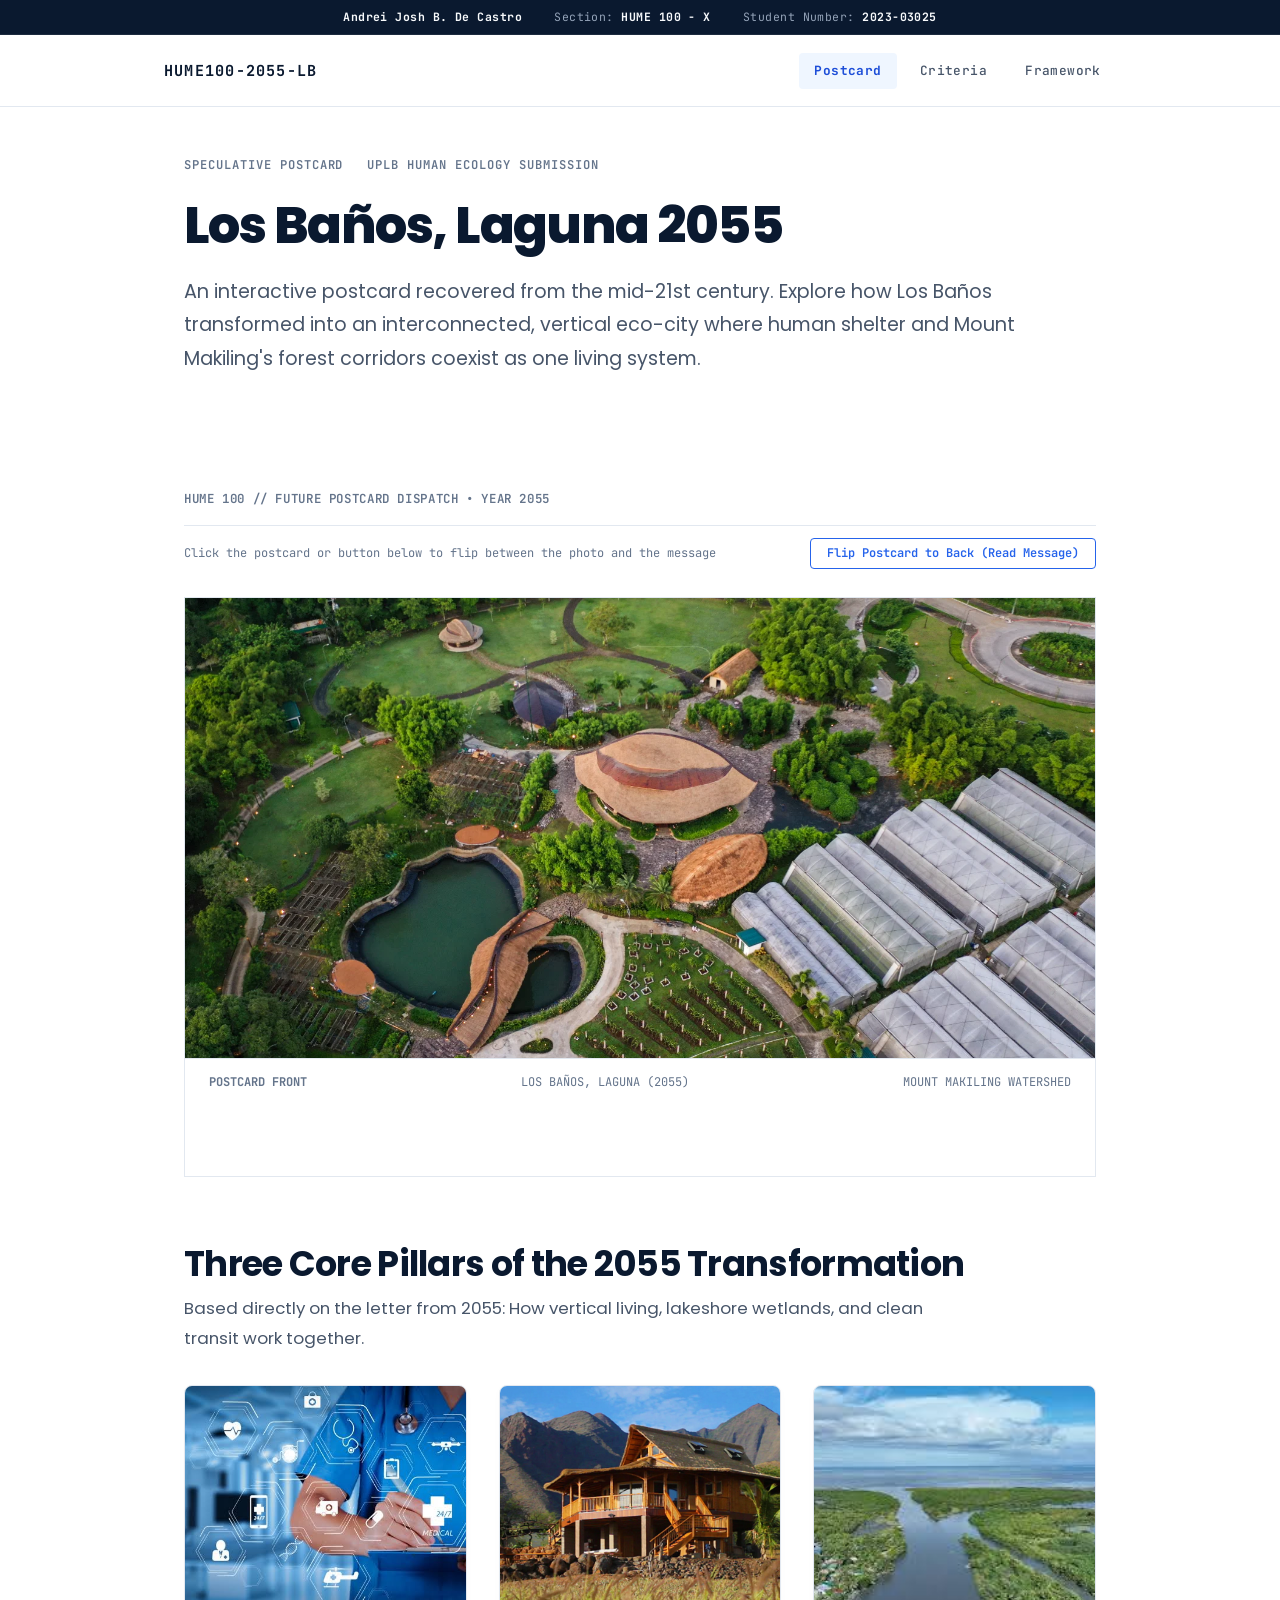
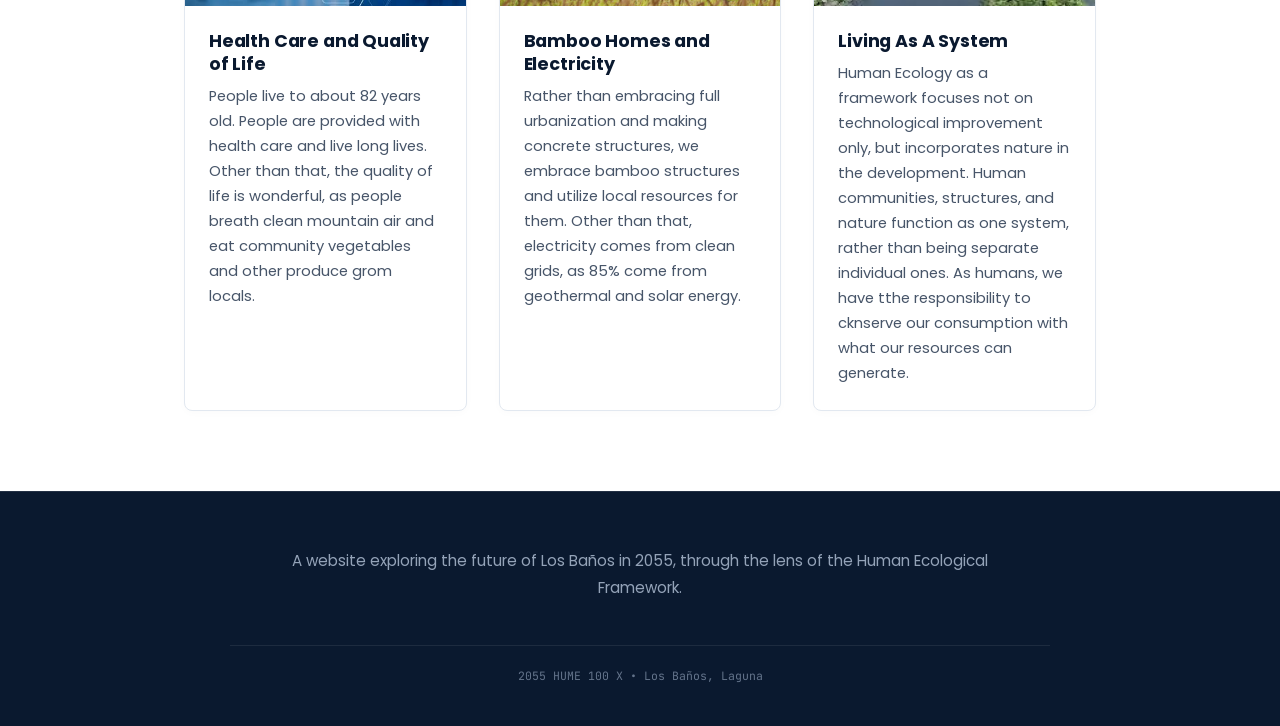
<file: index.html>
<!DOCTYPE html>
<html lang="en">

<head>
    <meta charset="UTF-8">
    <meta name="viewport" content="width=device-width, initial-scale=1.0">
    <title>Postcard from 2055 | HUME 100</title>
    <meta name="description"
        content="An academic speculative digital artifact exploring the 2055 biophilic transformation of Los Baños, Laguna through the lens of Human Ecology.">
    <link rel="preconnect" href="https://fonts.googleapis.com">
    <link rel="preconnect" href="https://fonts.gstatic.com" crossorigin>
    <link
        href="https://fonts.googleapis.com/css2?family=Poppins:wght@300;400;500;600;700;800&family=JetBrains+Mono:wght@400;600;700&display=swap"
        rel="stylesheet">
    <link rel="stylesheet" href="css/main.css">
</head>

<body>
    <!-- Student Information Top Bar -->
    <div class="telemetry-ticker">
        <div class="ticker-item">
            <span><strong>Andrei Josh B. De Castro</strong></span>
        </div>
        <div class="ticker-item">
            <span>Section: <strong>HUME 100 - X</strong></span>
        </div>
        <div class="ticker-item">
            <span>Student Number: <strong>2023-03025</strong></span>
        </div>
    </div>

    <!-- Universal Header -->
    <header class="main-header">
        <div class="header-container">
            <a href="index.html" class="header-brand">HUME100-2055-LB</a>

            <nav class="main-nav">
                <a href="index.html" class="nav-link active">Postcard</a>
                <a href="criteria.html" class="nav-link">Criteria</a>
                <a href="framework.html" class="nav-link">Framework</a>
            </nav>
        </div>
    </header>

    <main class="main-content">
        <!-- Hero Section -->
        <section class="hero-section">
            <div class="hero-meta-row">
                <span class="badge">Speculative Postcard</span>
                <span class="badge">UPLB Human Ecology Submission</span>
            </div>

            <h1 class="hero-title">
                Los Baños, Laguna 2055
            </h1>

            <p class="hero-subtitle">
                An interactive postcard recovered from the mid-21st century. Explore how Los Baños transformed into an
                interconnected, vertical eco-city where human shelter and Mount Makiling's forest corridors coexist as
                one living system.
            </p>
        </section>

        <!-- 3D Interactive Postcard Console -->
        <section class="postcard-console-wrapper">
            <div class="console-header-bar">
                <div class="console-left">
                    <span>HUME 100 // FUTURE POSTCARD DISPATCH • YEAR 2055</span>
                </div>
            </div>

            <div class="console-controls-bar">
                <span class="card-instruction-text">Click the postcard or button below to flip between the photo and the
                    message</span>
                <button id="flip-btn" class="action-flip-btn">Flip Postcard to Back (Read Message)</button>
            </div>

            <div class="postcard-stage">
                <div class="card-3d-wrapper" id="postcard-card">
                    <div class="card-inner">
                        <!-- Card Front -->
                        <div class="card-front">
                            <div class="postcard-hero-image-wrapper">
                                <img src="images/Postcard_Front.webp"
                                    alt="Postcard Front: Futuristic Los Baños, Laguna in 2055" loading="eager">
                                <div class="image-overlay-hud">
                                </div>
                            </div>
                            <div class="card-front-bar">
                                <span><strong>POSTCARD FRONT</strong></span>
                                <span>LOS BAÑOS, LAGUNA (2055)</span>
                                <span>MOUNT MAKILING WATERSHED</span>
                            </div>
                        </div>

                        <!-- Card Back -->
                        <div class="card-back">
                            <div class="card-back-header">
                                <span class="msg-tag">POSTCARD FROM 2055 // FIELD DISPATCH</span>
                                <span>SEPTEMBER 11, 2055</span>
                            </div>

                            <div class="card-back-grid">
                                <div class="message-pane">
                                    <h3 class="msg-salutation">Dear People of 2025,</h3>
                                    <div class="msg-body">
                                        <p class="message-paragraph">
                                            Hi. You can call me AJ. I am from the future, specifically 30 years from your
                                            current time. This letter’s purpose is to tell you what happened in Los
                                            Baños in the 3 decades from your time to now.
                                        </p>
                                        <p class="message-paragraph">
                                            <strong>Area Development:</strong> By the year 2055, this place became
                                            unrecognizable, as Los Baños has transformed into a highly eco-friendly,
                                            futuristic, and biophilic town, where it has integrates many of the
                                            technological advancements the world had throughout the years, while also
                                            remaining true to its roots and embracing nature, as residential communites,
                                            bodies of water, and the glorious Mount Makiling are now living together as
                                            one interconnected system.
                                        </p>
                                        <p class="message-paragraph">
                                            <strong>Quality of life:</strong> Life in this town is more than great. Other
                                            than it having one of the highest life expectancies in the country (82 years
                                            old), living life at the city is wonderful. Through integrating nature with
                                            the technological advancements, we now see a current with the convenience of
                                            technology while also enjoying breathing clean mountain air, walking along
                                            shaded tree corridors, and eating fresh vegetables from community gardeners.
                                        </p>
                                        <p class="message-paragraph">
                                            <strong>State of natural and engineered environment :</strong> The state of
                                            both natural and engineered environment is also one of the most highly
                                            praised in the country. Steering away from traditional urbanization,
                                            structures were built using sturdy local bamboo and low-carbon materials
                                            cooled naturally by mountain breezes. Along with that, 85% of the
                                            municipality’s electricity are from solar grids, which fully represents the
                                            current development of Los Baños. Embracing technology while combining it
                                            with nature.
                                        </p>
                                        <p class="message-paragraph">
                                            <strong>Human Ecology as a Framework:</strong> How has Human Ecology helped in
                                            all of this? The concept of interconnection between technology and nature is
                                            fundamentally follows a Human Ecological approach. Technology, built from
                                            social systems, alone cannot save the town from climate disasters. Nature
                                            alone will not cause development without proper utilization. Nature, a
                                            fundamental concept from the ecosystem, and Technology, which was born from
                                            the efforts of the social systems, must work together and exchange energy,
                                            material, and information to both save the world from climate destruction and
                                            also exhibit efficient development. Viewing this concepts as one big
                                            interconnected system rather than separate independent systems must be done in
                                            order make the world both safe and efficient and the human ecological
                                            framework provides beneficial view.
                                        </p>
                                        <p class="message-paragraph">
                                            To read more about the development of Los Baños, Laguna in 2055, browse the
                                            site,
                                        </p>
                                        <p class="message-paragraph">
                                            Below discusses the pillars of transformation. The next page discusses the
                                            criteria for development Los Baños follows, and the final page discusses the
                                            framework more in depth and how it is used in development.
                                        </p>
                                    </div>
                                    <span class="msg-signature">— Andrei Josh B. De Castro</span>
                                </div>

                                <div class="postal-pane">
                                    <div class="stamp-row">
                                        <div class="postage-stamp">
                                            <span class="stamp-denomination">2055</span>
                                            <span class="stamp-label">MAKILING</span>
                                            <span class="stamp-label">POST</span>
                                        </div>
                                        <div class="circular-postmark">
                                            <span>UPLB POST</span>
                                            <strong>11.09.55</strong>
                                            <span>LOS BAÑOS</span>
                                        </div>
                                    </div>

                                    <div class="address-lines">
                                        <div class="addr-field">
                                            <span class="addr-label">TO:</span>
                                            <span class="addr-value">People of 2055</span>
                                        </div>
                                        <div class="addr-field">
                                            <span class="addr-label">LOCATION:</span>
                                            <span class="addr-value">Los Baños, Laguna</span>
                                        </div>
                                        <div class="addr-field">
                                            <span class="addr-label">COURSE:</span>
                                            <span class="addr-value">HUME 100 - X</span>
                                        </div>
                                    </div>
                                </div>
                            </div>
                        </div>
                    </div>
                </div>
            </div>
        </section>

        <!-- Visual Evidence Archive (Clean, simple, based on the Letter from 2055) -->
        <section class="archive-gallery-section">
            <div class="section-header-block">
                <h2 class="section-main-title">Three Core Pillars of the 2055 Transformation</h2>
                <p class="section-description">
                    Based directly on the letter from 2055: How vertical living, lakeshore wetlands, and clean transit
                    work together.
                </p>
            </div>

            <div class="archive-gallery-grid">
                <!-- Pillar 1: Quality of Life of the People -->
                <div class="archive-card">
                    <div class="archive-card-media">
                        <img src="images/health.jpg"
                            alt="Quality of Life of the People in Los Baños 2055">
                    </div>
                    <div class="archive-card-body">
                        <h4>Health Care and Quality of Life</h4>
                        <p>
                            People live to about 82 years old. People are provided with health care and live long
                            lives. Other than that, the quality of life is wonderful, as people breath clean mountain
                            air and eat community vegetables and other produce grom locals.
                        </p>
                    </div>
                </div>

                <!-- Pillar 2: State of the Natural & Engineered Environment -->
                <div class="archive-card">
                    <div class="archive-card-media">
                        <img src="images/bamboo_homes.webp"
                            alt="Natural and Engineered Environment in Los Baños 2055">
                    </div>
                    <div class="archive-card-body">
                        <h4>Bamboo Homes and Electricity</h4>
                        <p>
                            Rather than embracing full urbanization and making concrete structures, we embrace
                            bamboo structures and utilize local resources for them. Other than that, electricity
                            comes from clean grids, as 85% come from geothermal and solar energy.
                        </p>
                    </div>
                </div>

                <!-- Pillar 3: The Merit of Human Ecology as an Approach -->
                <div class="archive-card">
                    <div class="archive-card-media">
                        <img src="images/future_lake.jpg" alt="The Merit of Human Ecology as an Approach">
                    </div>
                    <div class="archive-card-body">
                        <h4>Living As A System</h4>
                        <p>
                            Human Ecology as a framework focuses not on technological improvement only, but
                            incorporates nature in the development. Human communities, structures, and nature
                            function as one system, rather than being separate individual ones. As humans, we have
                            tthe responsibility to cknserve our consumption with what our resources can generate.
                        </p>
                    </div>
                </div>
            </div>
        </section>
    </main>

    <!-- Academic Footer -->
    <footer class="main-footer">
        <div class="footer-simple-content">
            <p class="footer-description-text">
                A website exploring the future of Los Baños in 2055, through the lens of the Human Ecological
                Framework.
            </p>
            <div class="footer-bottom-bar">
                <span>2055 HUME 100 X • Los Baños, Laguna</span>
            </div>
        </div>
    </footer>

    <!-- Standalone Non-Module JS Script (Works on file:/// URLs) -->
    <script src="js/app.js"></script>
</body>

</html>
</file>
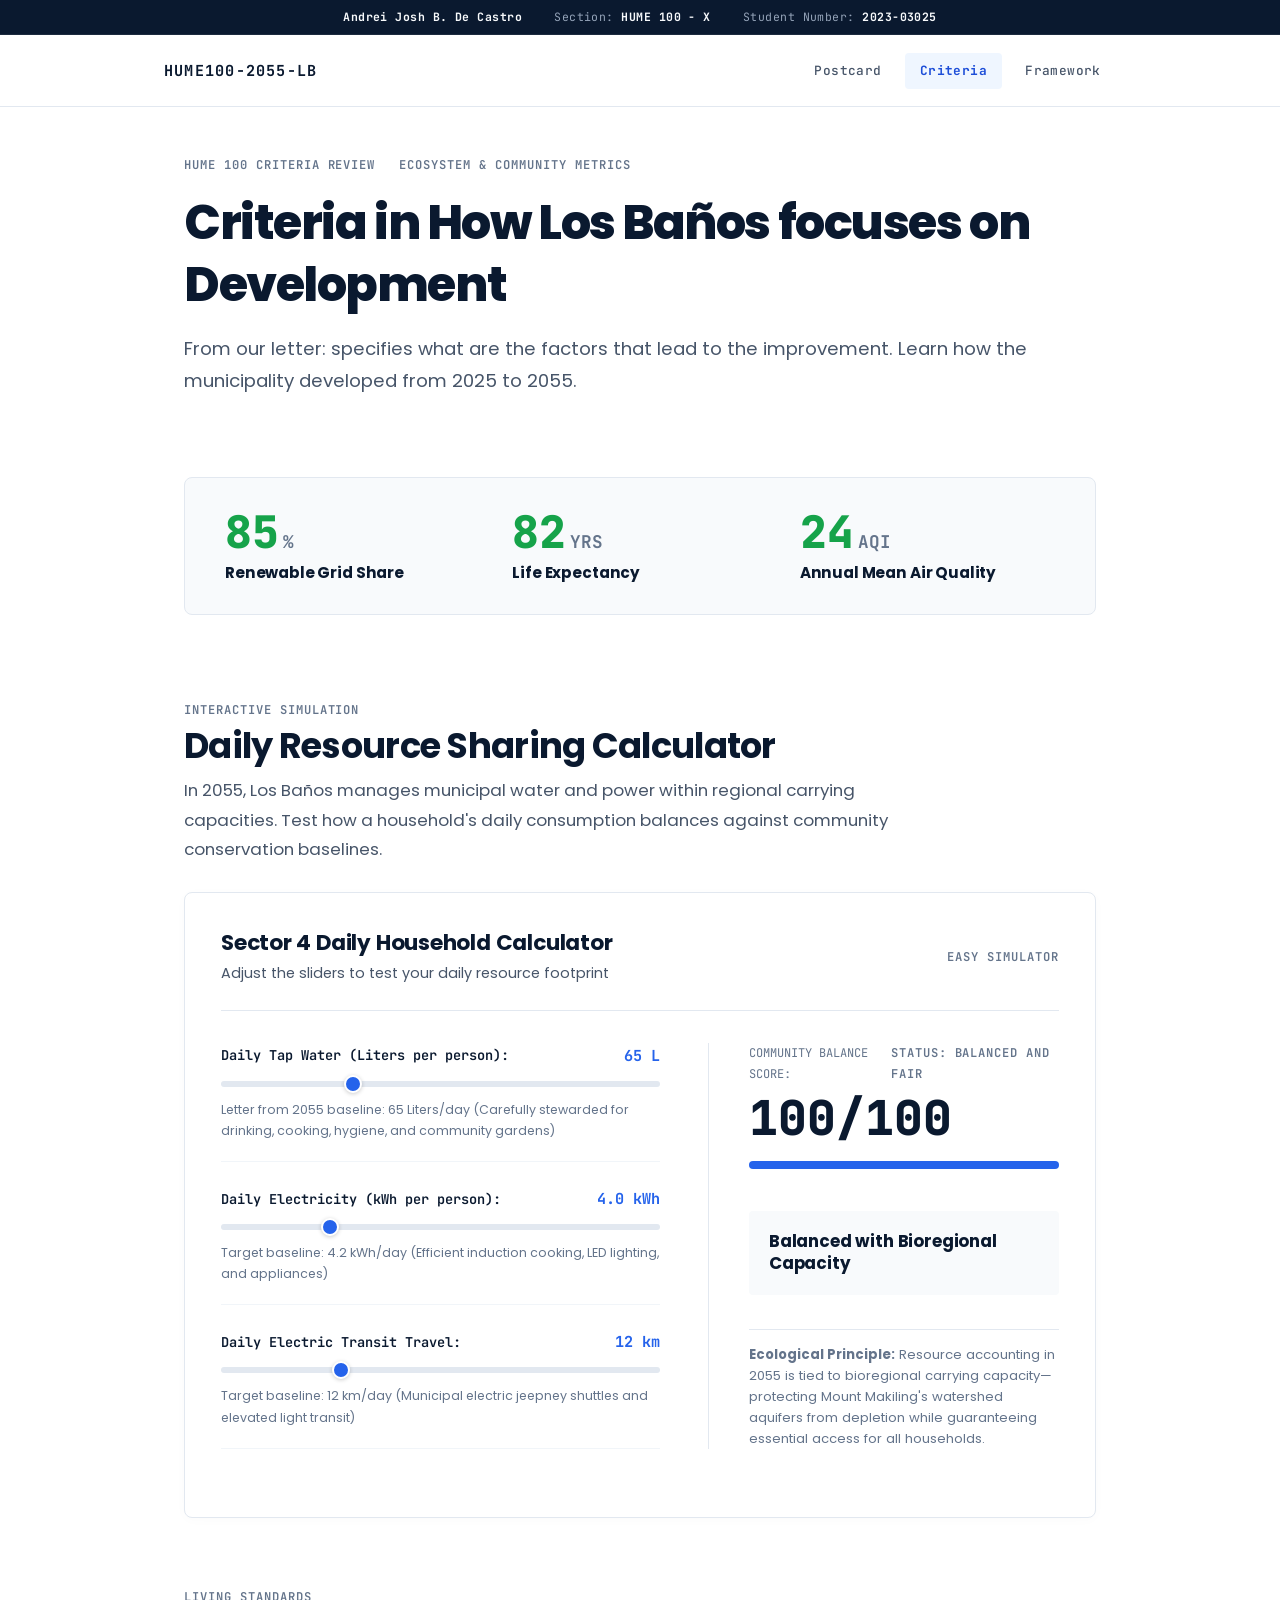
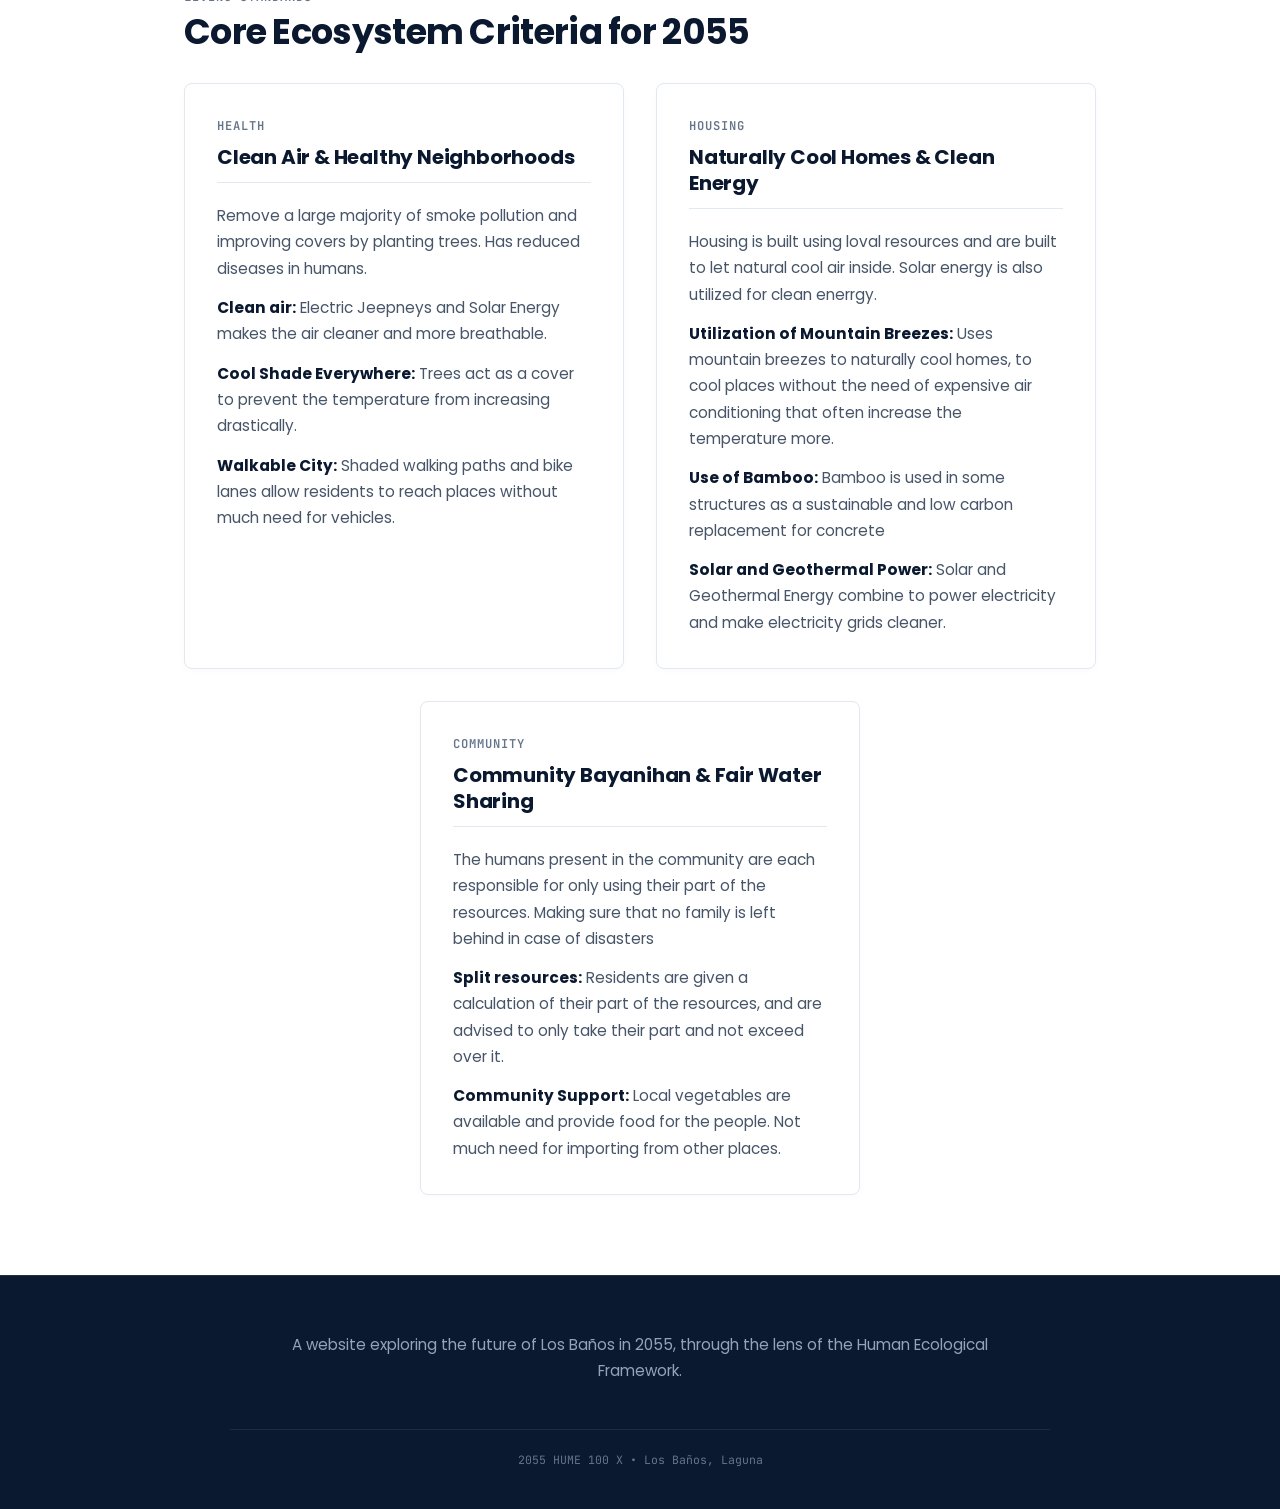
<file: criteria.html>
<!DOCTYPE html>
<html lang="en">

<head>
    <meta charset="UTF-8">
    <meta name="viewport" content="width=device-width, initial-scale=1.0">
    <title>Ecosystem Criteria Specifications | Postcard from 2055 — HUME 100</title>
    <meta name="description"
        content="Specifications of Los Baños 2055 — explaining quality of life, green technology, natural restoration, and daily resource sharing in clear terms.">
    <link rel="preconnect" href="https://fonts.googleapis.com">
    <link rel="preconnect" href="https://fonts.gstatic.com" crossorigin>
    <link
        href="https://fonts.googleapis.com/css2?family=Poppins:wght@300;400;500;600;700;800&family=JetBrains+Mono:wght@400;600;700&display=swap"
        rel="stylesheet">
    <link rel="stylesheet" href="css/main.css">
</head>

<body>
    <!-- Student Information Top Bar -->
    <div class="telemetry-ticker">
        <div class="ticker-item">
            <span><strong>Andrei Josh B. De Castro</strong></span>
        </div>
        <div class="ticker-item">
            <span>Section: <strong>HUME 100 - X</strong></span>
        </div>
        <div class="ticker-item">
            <span>Student Number: <strong>2023-03025</strong></span>
        </div>
    </div>

    <!-- Universal Header -->
    <header class="main-header">
        <div class="header-container">
            <a href="index.html" class="header-brand">HUME100-2055-LB</a>

            <nav class="main-nav">
                <a href="index.html" class="nav-link">Postcard</a>
                <a href="criteria.html" class="nav-link active">Criteria</a>
                <a href="framework.html" class="nav-link">Framework</a>
            </nav>
        </div>
    </header>

    <main class="main-content">
        <!-- Page Header -->
        <section class="criteria-header">
            <div class="hero-meta-row">
                <span class="badge">HUME 100 Criteria Review</span>
                <span class="badge">Ecosystem & Community Metrics</span>
            </div>

            <h1 class="criteria-title">
                Criteria in How Los Baños focuses on Development
            </h1>

            <p class="criteria-lead">
                From our letter: specifies what are the factors that lead to the improvement. Learn how the municipality developed from 2025 to 2055.
            </p>
        </section>

        <!-- 4 Key Numbers Banner (Realistic Ecological Benchmarks) -->
        <section class="stats-banner-card">
                <div class="stat-item">
                    <div class="stat-val-row">
                        <span class="stat-number" data-count="85">85</span>
                        <span class="stat-unit">%</span>
                    </div>
                    <h4 class="stat-title">Renewable Grid Share</h4>
                </div>

                <div class="stat-item">
                    <div class="stat-val-row">
                        <span class="stat-number green" data-count="82">82</span>
                        <span class="stat-unit">YRS</span>
                    </div>
                    <h4 class="stat-title">Life Expectancy</h4>
                </div>

                <div class="stat-item">
                    <div class="stat-val-row">
                        <span class="stat-number green" data-count="24" data-display="24">24</span>
                        <span class="stat-unit">AQI</span>
                    </div>
                    <h4 class="stat-title">Annual Mean Air Quality</h4>
                </div>
            </section>

            <!-- Interactive Household Bio-Quota Simulator -->
            <section class="simulator-section">
                <div class="section-header-block">
                    <span class="section-tag">Interactive Simulation</span>
                    <h2 class="section-main-title">Daily Resource Sharing Calculator</h2>
                    <p class="section-description">
                        In 2055, Los Baños manages municipal water and power within regional carrying capacities. Test
                        how a household's daily consumption balances against community conservation baselines.
                    </p>
                </div>

                <div class="simulator-card">
                    <div class="simulator-header">
                        <div class="sim-title-group">
                            <h3>Sector 4 Daily Household Calculator</h3>
                            <p>Adjust the sliders to test your daily resource footprint</p>
                        </div>
                        <span class="badge">EASY SIMULATOR</span>
                    </div>

                    <div class="simulator-body-grid">
                        <!-- Controls -->
                        <div class="slider-group">
                            <!-- Water -->
                            <div class="slider-control-card">
                                <div class="slider-meta-row">
                                    <span class="slider-label">Daily Tap Water (Liters per person):</span>
                                    <span id="val-water" class="slider-value-pill">65 L</span>
                                </div>
                                <input type="range" id="slider-water" class="custom-range-input" min="30" max="150"
                                    step="5" value="65">
                                <span class="slider-sub-hint">Letter from 2055 baseline: 65 Liters/day (Carefully stewarded for drinking,
                                    cooking, hygiene, and community gardens)</span>
                            </div>

                            <!-- Power -->
                            <div class="slider-control-card">
                                <div class="slider-meta-row">
                                    <span class="slider-label">Daily Electricity (kWh per person):</span>
                                    <span id="val-power" class="slider-value-pill">4.2 kWh</span>
                                </div>
                                <input type="range" id="slider-power" class="custom-range-input" min="1.5" max="12.0"
                                    step="0.5" value="4.2">
                                <span class="slider-sub-hint">Target baseline: 4.2 kWh/day (Efficient induction cooking,
                                    LED lighting, and appliances)</span>
                            </div>

                            <!-- Transit -->
                            <div class="slider-control-card">
                                <div class="slider-meta-row">
                                    <span class="slider-label">Daily Electric Transit Travel:</span>
                                    <span id="val-transit" class="slider-value-pill">12 km</span>
                                </div>
                                <input type="range" id="slider-transit" class="custom-range-input" min="2" max="40"
                                    step="2" value="12">
                                <span class="slider-sub-hint">Target baseline: 12 km/day (Municipal electric jeepney
                                    shuttles and elevated light transit)</span>
                            </div>
                        </div>

                        <!-- Output Panel -->
                        <div class="simulator-results-panel">
                            <div class="score-main-block">
                                <div class="score-label-row">
                                    <span>COMMUNITY BALANCE SCORE:</span>
                                    <span id="quota-status-badge" class="badge">STATUS: BALANCED</span>
                                </div>
                                <div id="quota-score-display" class="score-large-number">85/100</div>
                                <div class="meter-track">
                                    <div id="quota-meter-fill" class="meter-fill"></div>
                                </div>
                            </div>

                            <div class="status-callout-block">
                                <h4 id="quota-status-title">Fair and Balanced</h4>
                            </div>

                            <div class="sim-ethical-footnote">
                                <strong>Ecological Principle:</strong> Resource accounting in 2055 is tied to
                                bioregional carrying capacity—protecting Mount Makiling's watershed aquifers from
                                depletion while guaranteeing essential access for all households.
                            </div>
                        </div>
                    </div>
                </div>
            </section>

            <!-- Core Living System Standards (One Unified Criteria Section) -->
            <section class="criterion-section">
                <div class="section-header-block">
                    <span class="section-tag">Living Standards</span>
                    <h2 class="section-main-title">Core Ecosystem Criteria for 2055</h2>
                </div>

                <div class="criteria-card-grid">
                    <!-- Clean Air & Walkable Health -->
                    <div class="criterion-card">
                    <div class="criterion-card-header">
                        <span class="badge">HEALTH</span>
                        <h3>Clean Air & Healthy Neighborhoods</h3>
                    </div>
                    <div class="criterion-content-body">
                        <p>
                            Remove a large majority of smoke pollution and improving covers by planting trees. Has reduced diseases in humans.
                        </p>
                        <p>
                            <strong>Clean air:</strong> Electric Jeepneys and Solar Energy makes the air cleaner and more breathable.
                        </p>
                        <p>
                            <strong>Cool Shade Everywhere:</strong> Trees act as a cover to prevent the temperature from increasing drastically.
                        </p>
                        <p>
                            <strong>Walkable City:</strong> Shaded walking paths and bike lanes allow residents to reach places without much need for vehicles.
                        </p>
                    </div>
                    </div>

                    <!-- Cool, Green Local Homes -->
                    <div class="criterion-card">
                    <div class="criterion-card-header">
                        <span class="badge">HOUSING</span>
                        <h3>Naturally Cool Homes & Clean Energy</h3>
                    </div>
                    <div class="criterion-content-body">
                        <p>
                            Housing is built using loval resources and are built to let natural cool air inside. Solar energy is also utilized for clean enerrgy.
                        </p>
                        <p>
                            <strong>Utilization of Mountain Breezes:</strong> Uses mountain breezes to naturally cool homes, to cool places without the need of expensive air conditioning that often increase the temperature more.
                        </p>
                        <p>
                            <strong>Use of Bamboo:</strong> Bamboo is used in some structures as a sustainable and low carbon replacement for concrete
                        </p>
                        <p>
                            <strong>Solar and Geothermal Power:</strong> Solar and Geothermal Energy combine to power electricity and make electricity grids cleaner.
                        </p>
                    </div>
                    </div>

                    <!-- Community Bayanihan & Fair Sharing -->
                    <div class="criterion-card">
                    <div class="criterion-card-header">
                        <span class="badge">COMMUNITY</span>
                        <h3>Community Bayanihan & Fair Water Sharing</h3>
                    </div>
                    <div class="criterion-content-body">
                        <p>
                            The humans present in the community are each responsible for only using their part of the resources. Making sure that no family is left behind in case of disasters
                        </p>
                        <p>
                            <strong>Split resources:</strong> Residents are given a calculation of their part of the resources, and are advised to only take their part and not exceed over it.
                        </p>
                        <p>
                            <strong>Community Support:</strong> Local vegetables are available and provide food for the people. Not much need for importing from other places.
                        </p>
                    </div>
                    </div>
                </div>
            </section>
    </main>

    <!-- Academic Footer -->
    <footer class="main-footer">
        <div class="footer-simple-content">
            <p class="footer-description-text">
                A website exploring the future of Los Baños in 2055, through the lens of the Human Ecological Framework.
            </p>
            <div class="footer-bottom-bar">
                <span>2055 HUME 100 X • Los Baños, Laguna</span>
            </div>
        </div>
    </footer>

    <!-- Standalone Non-Module JS Script (Works on file:/// URLs) -->
    <script src="js/app.js"></script>
</body>

</html>
</file>
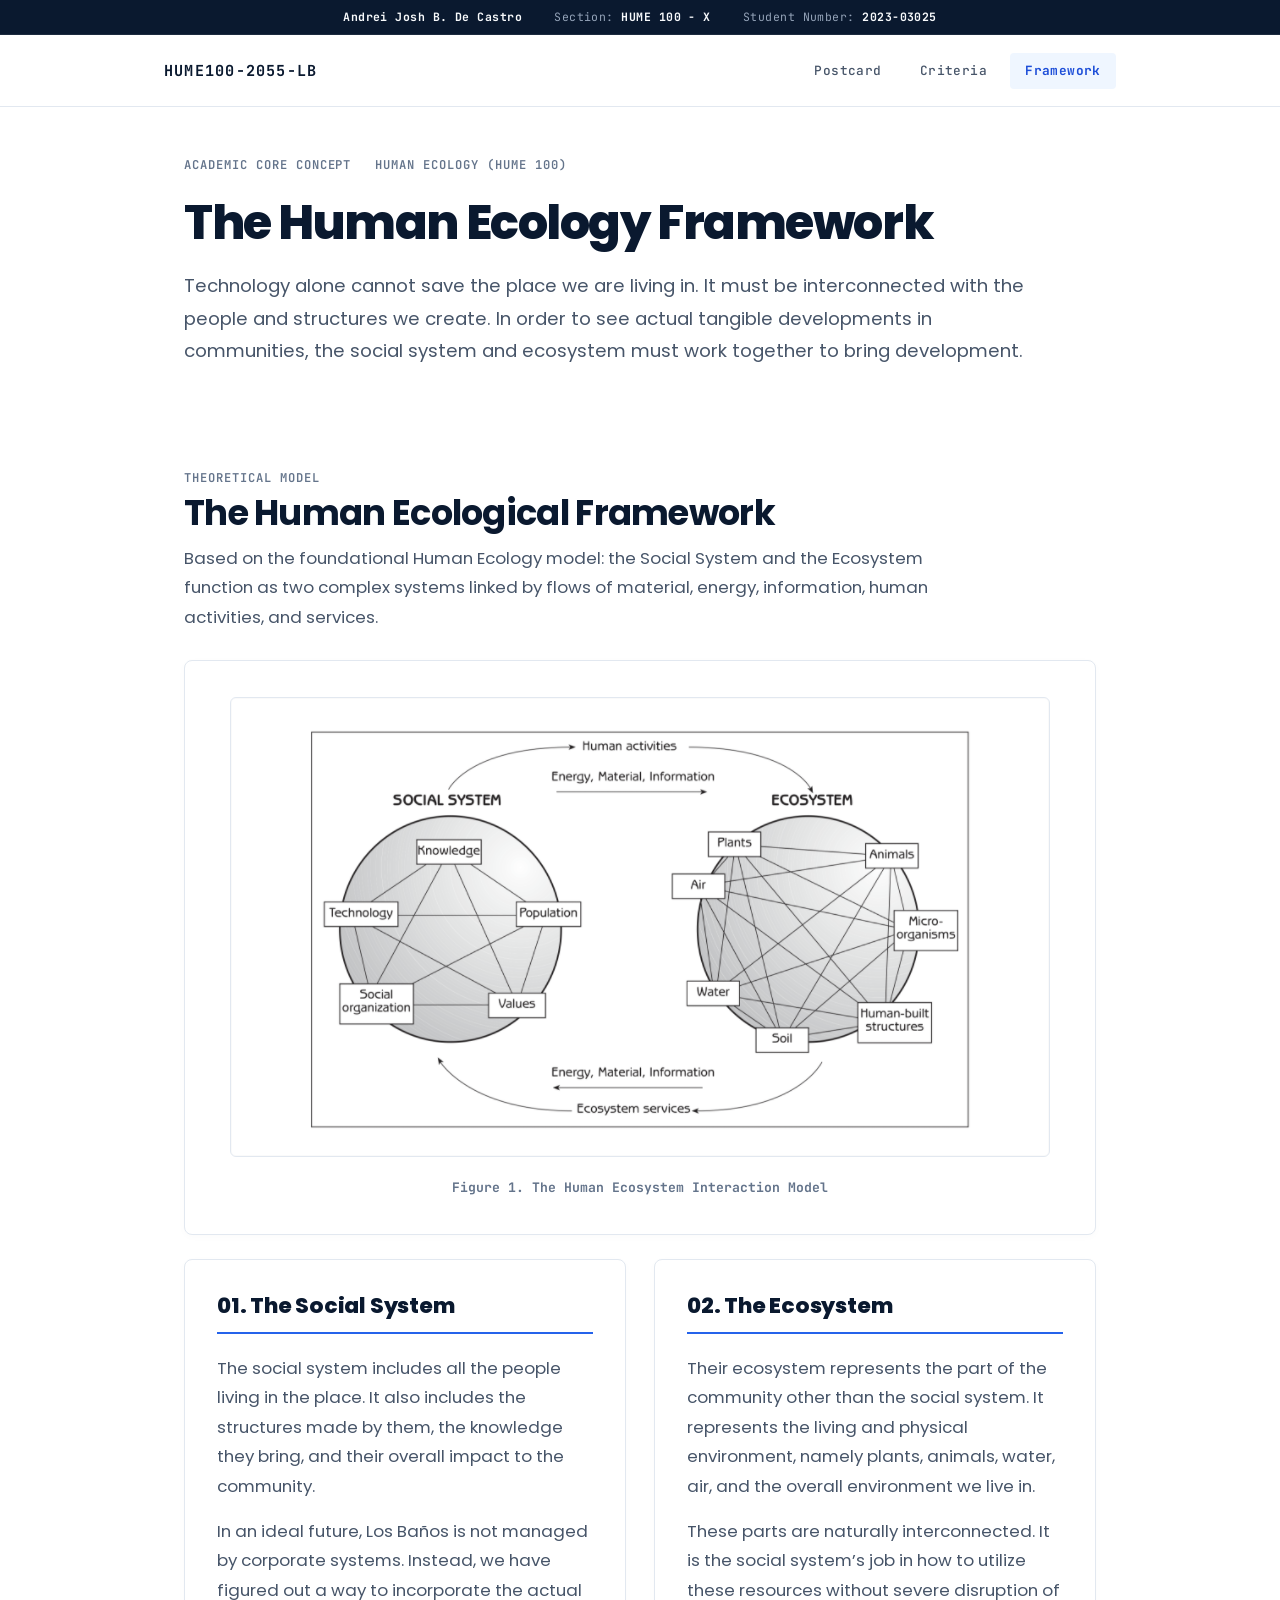
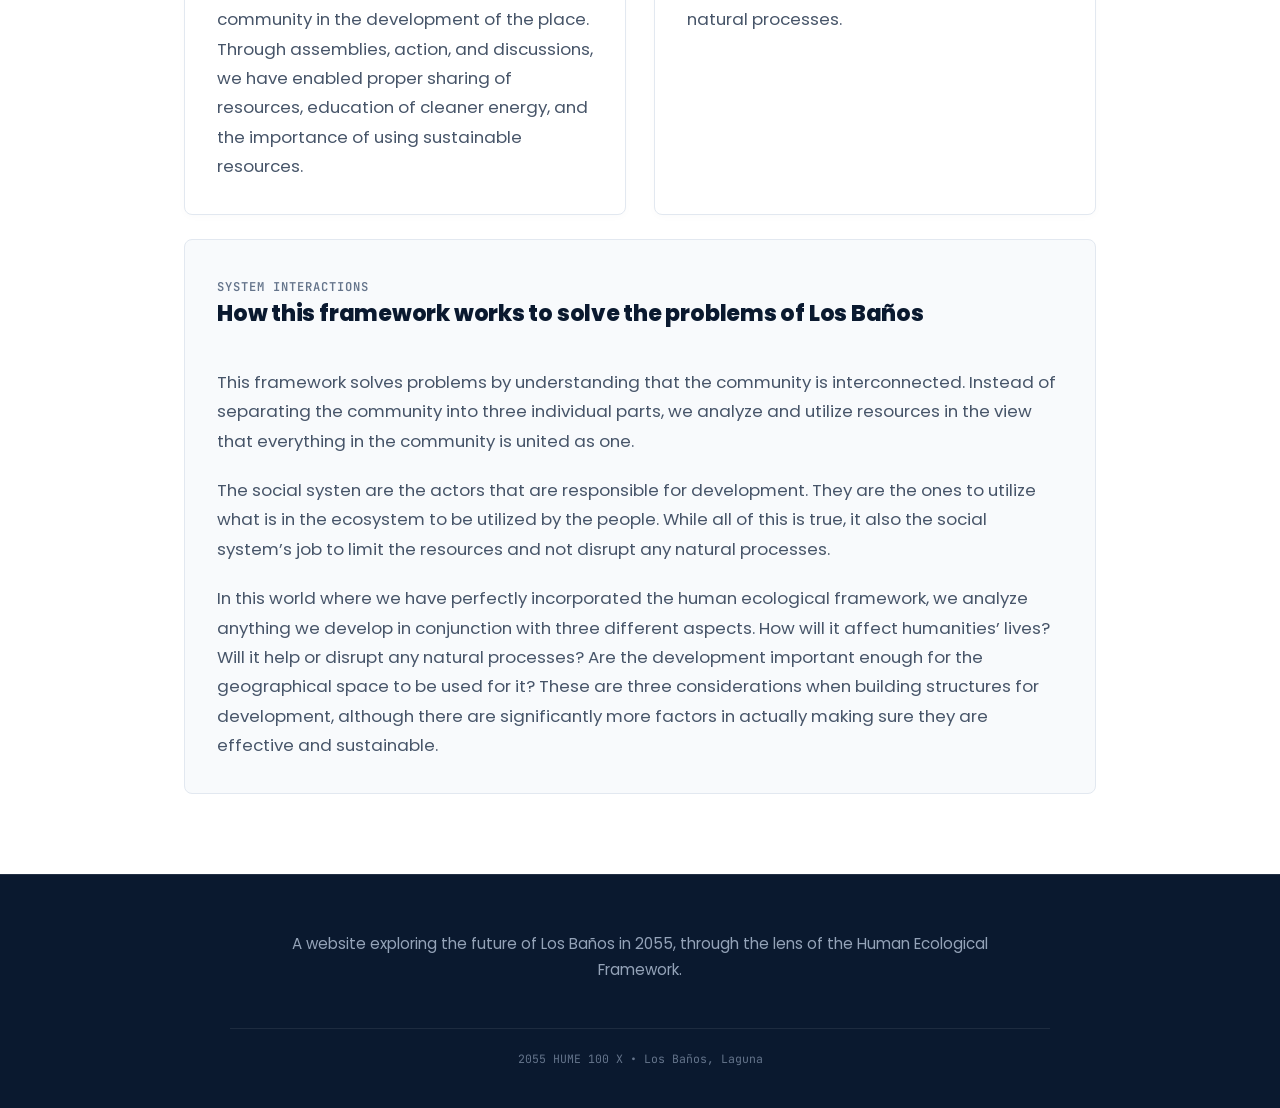
<file: framework.html>
<!DOCTYPE html>
<html lang="en">

<head>
    <meta charset="UTF-8">
    <meta name="viewport" content="width=device-width, initial-scale=1.0">
    <title>Theoretical Framework | Postcard from 2055 — HUME 100</title>
    <meta name="description"
        content="The Human Ecology framework of Los Baños 2055 explained simply — why nature and human communities must thrive together as one system.">
    <link rel="preconnect" href="https://fonts.googleapis.com">
    <link rel="preconnect" href="https://fonts.gstatic.com" crossorigin>
    <link
        href="https://fonts.googleapis.com/css2?family=Poppins:wght@300;400;500;600;700;800&family=JetBrains+Mono:wght@400;600;700&display=swap"
        rel="stylesheet">
    <link rel="stylesheet" href="css/main.css">
</head>

<body>
    <!-- Student Information Top Bar -->
    <div class="telemetry-ticker">
        <div class="ticker-item">
            <span><strong>Andrei Josh B. De Castro</strong></span>
        </div>
        <div class="ticker-item">
            <span>Section: <strong>HUME 100 - X</strong></span>
        </div>
        <div class="ticker-item">
            <span>Student Number: <strong>2023-03025</strong></span>
        </div>
    </div>

    <!-- Universal Header -->
    <header class="main-header">
        <div class="header-container">
            <a href="index.html" class="header-brand">HUME100-2055-LB</a>

            <nav class="main-nav">
                <a href="index.html" class="nav-link">Postcard</a>
                <a href="criteria.html" class="nav-link">Criteria</a>
                <a href="framework.html" class="nav-link active">Framework</a>
            </nav>
        </div>
    </header>

    <main class="main-content">
        <!-- Page Header -->
        <section class="framework-header">
            <div class="hero-meta-row">
                <span class="badge">Academic Core Concept</span>
                <span class="badge">Human Ecology (HUME 100)</span>
            </div>

            <h1 class="framework-title">
                The Human Ecology Framework
            </h1>

            <p class="framework-lead">
                Technology alone cannot save the place we are living in. It must be interconnected with the people and structures we create. In order to see actual tangible developments in communities, the social system and ecosystem must work together to bring development.
            </p>
        </section>


        <!-- System Dynamics (Marten Human Ecological Framework) -->
        <section class="dynamics-section">
            <div class="section-header-block">
                <span class="section-tag">Theoretical Model</span>
                <h2 class="section-main-title">The Human Ecological Framework</h2>
                <p class="section-description">
                    Based on the foundational Human Ecology model: the Social System and the Ecosystem function as two
                    complex systems linked by flows of material, energy, information, human activities, and services.
                </p>
            </div>

            <!-- Conceptual Diagram Card -->
            <div class="framework-image-card">
                <div class="framework-image-wrapper">
                    <img src="images/framework.png"
                        alt="Human Ecological Framework: Interaction between Social System and Ecosystem">
                </div>
                <div class="framework-image-caption">
                    <strong>Figure 1. The Human Ecosystem Interaction Model</strong>
                </div>
            </div>

            <!-- The Two Interacting Spheres Grid -->
            <div class="system-spheres-grid">
                <!-- Left Sphere: Social System -->
                <div class="sphere-card">
                    <div class="sphere-header">
                        <h3>01. The Social System</h3>
                    </div>
                    <div
                        style="display: flex; flex-direction: column; gap: 1rem; font-size: 0.95rem; color: var(--c-text-secondary); line-height: 1.7;">
                        <p>
                            The social system includes all the people living in the place. It also includes the
                            structures made by them, the knowledge they bring, and their overall impact to the
                            community.
                        </p>
                        <p>
                            In an ideal future, Los Baños is not managed by corporate systems. Instead, we have
                            figured out a way to incorporate the actual community in the development of the place.
                            Through assemblies, action, and discussions, we have enabled proper sharing of resources,
                            education of cleaner energy, and the importance of using sustainable resources.
                        </p>
                    </div>
                </div>

                <!-- Right Sphere: The Ecosystem -->
                <div class="sphere-card">
                    <div class="sphere-header">
                        <h3>02. The Ecosystem</h3>
                    </div>
                    <div
                        style="display: flex; flex-direction: column; gap: 1rem; font-size: 0.95rem; color: var(--c-text-secondary); line-height: 1.7;">
                        <p>
                            Their ecosystem represents the part of the community other than the social system. It
                            represents the living and physical environment, namely plants, animals, water, air, and
                            the overall environment we live in.
                        </p>
                        <p>
                            These parts are naturally interconnected. It is the social system’s job in how to
                            utilize these resources without severe disruption of natural processes.
                        </p>
                    </div>
                </div>
            </div>

            <!-- How this framework works to solve problems (Paragraph Explanations) -->
            <div class="flows-banner-card">
                <div class="section-header-block" style="padding: 0; margin-bottom: 1.25rem;">
                    <span class="section-tag">System Interactions</span>
                    <h3 style="font-size: 1.4rem; font-weight: 800; color: var(--c-text-primary);">How this framework
                        works to solve the problems of Los Baños</h3>
                </div>

                <div
                    style="display: flex; flex-direction: column; gap: 1.25rem; font-size: 0.98rem; line-height: 1.75; color: var(--c-text-secondary);">
                    <p>
                        This framework solves problems by understanding that the community is interconnected.
                        Instead of separating the community into three individual parts, we analyze and utilize
                        resources in the view that everything in the community is united as one.
                    </p>
                    <p>
                        The social systen are the actors that are responsible for development. They are the ones to
                        utilize what is in the ecosystem to be utilized by the people. While all of this is true, it
                        also the social system’s job to limit the resources and not disrupt any natural processes.
                    </p>
                    <p>
                        In this world where we have perfectly incorporated the human ecological framework, we
                        analyze anything we develop in conjunction with three different aspects. How will it affect
                        humanities’ lives? Will it help or disrupt any natural processes? Are the development
                        important enough for the geographical space to be used for it? These are three considerations
                        when building structures for development, although there are significantly more factors in
                        actually making sure they are effective and sustainable.
                    </p>
                </div>
            </div>
        </section>
    </main>

    <!-- Academic Footer -->
    <footer class="main-footer">
        <div class="footer-simple-content">
            <p class="footer-description-text">
                A website exploring the future of Los Baños in 2055, through the lens of the Human Ecological Framework.
            </p>
            <div class="footer-bottom-bar">
                <span>2055 HUME 100 X • Los Baños, Laguna</span>
            </div>
        </div>
    </footer>

    <!-- Standalone Non-Module JS Script (Works on file:/// URLs) -->
    <script src="js/app.js"></script>
</body>

</html>
</file>
<file: css/main.css>
@import "variables.css";
@import "base.css";
@import "animations.css";
@import "layout.css";
@import "postcard.css";
@import "criteria.css";
@import "thesis.css";
</file>
